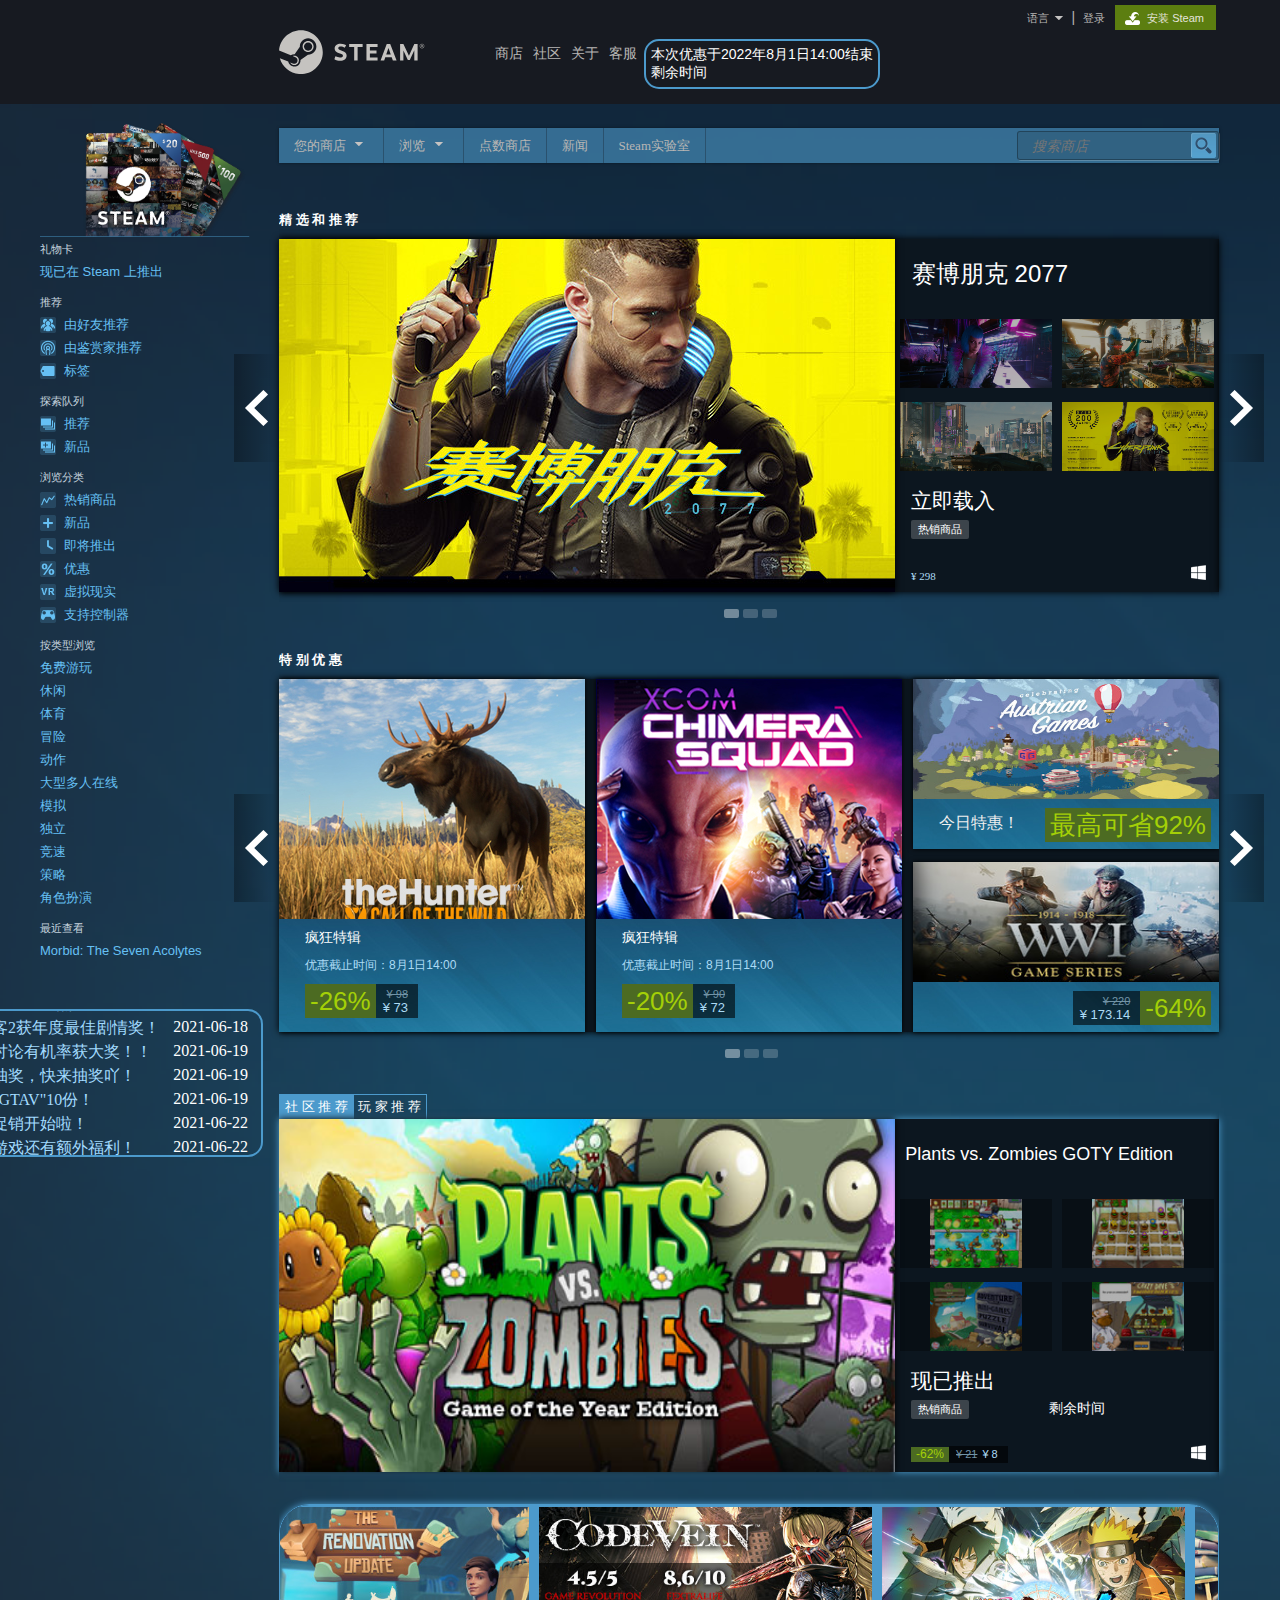
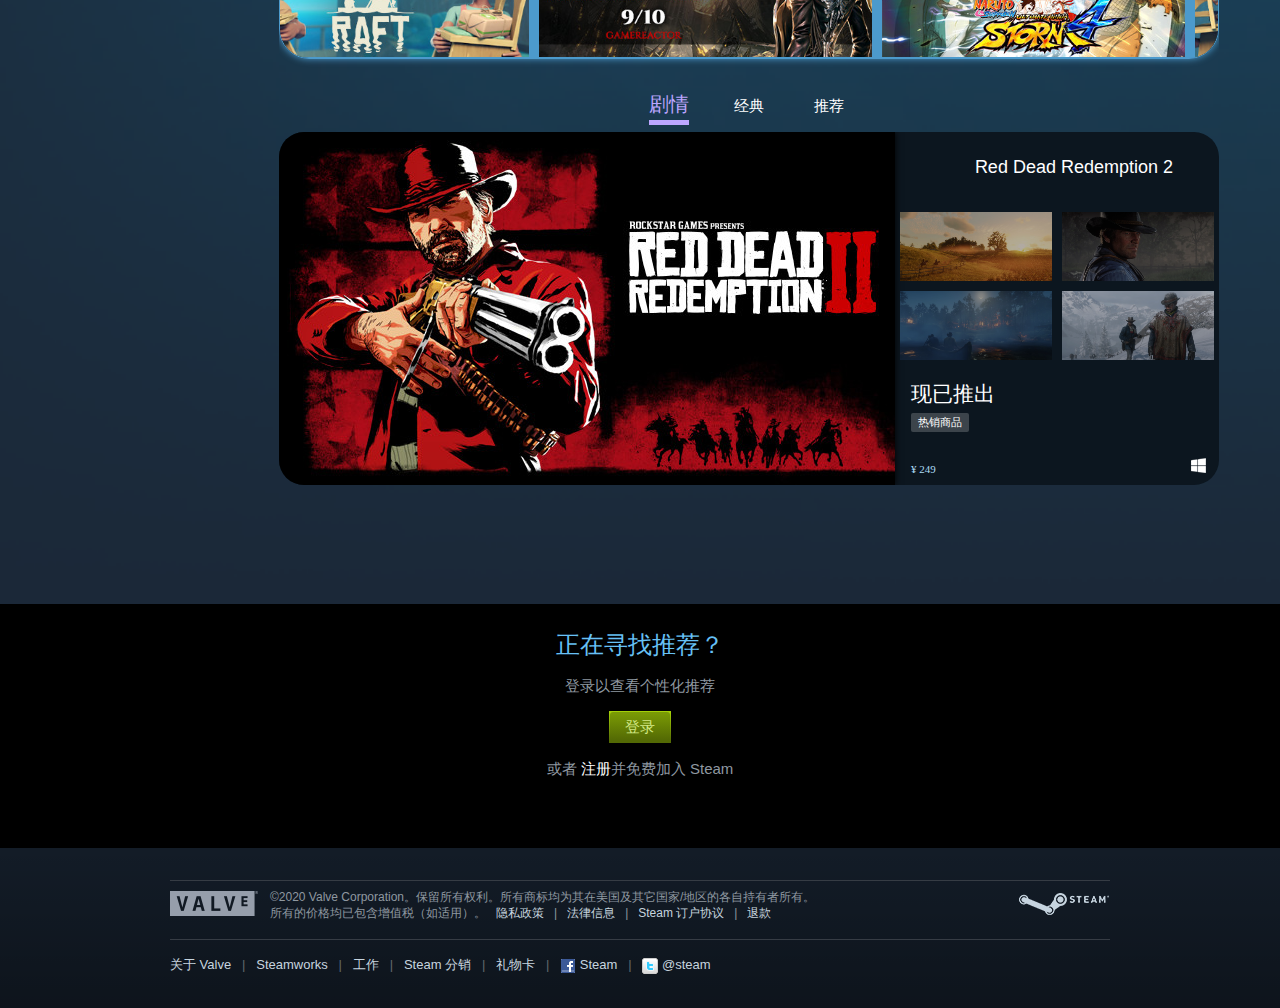
<file: index.html>
<!DOCTYPE html>
<html lang="en">

<head>
    <meta charset="UTF-8">
    <meta name="viewport" content="width=device-width, initial-scale=1.0">
    <title>欢迎来到steam</title>
    <link rel="stylesheet" href="css/style.css">
    <link rel="stylesheet" href="css/login.css">
    <link rel="stylesheet" href="css/register.css">
    <link rel="stylesheet" href="css/tab_min.css">
    <script src="js/jQuery/jquery-3.5.1.min.js"></script>
    <script src="js/script.js"></script>
    <script src="js/register.js"></script>
    <script src="js/userRegistLogin.js"></script>
    <script src="js/插件/unslider.min.js"></script>
    <script src="js/SeamlessRolling.js"></script>
    <script src="js/插件/tab.min.js"></script>
</head>

<body>

    <div class="login_close"><span class="iconfont">&#xe61a;</span></div>
    <div class="login_main_box">
        <div class="login_main">
            <form action="JAVASCRIPT:VOID(0);" method="POST">
                <div class="login_title">登&nbsp;录</div>
                <div class="login_row">
                    <div class="input_title">帐户名称</div>
                    <input class="input_text" type="text" name="username" id="login_username">
                </div>
                <div class="login_row">
                    <div class="input_title">密码</div>
                    <input class="input_text" type="password" name="password" id="login_password">
                </div>

                <div class="login_btn_ctn">
                    <input type="submit" value="登录" class="login_btn">
                    <a id="goto_regist" href="JAVASCRIPT:Register();">注&nbsp;&nbsp;册</a>
                </div>
            </form>
        </div>
    </div>


    <div class="r_main">
        <form action="JAVASCRIPT:VOID(0);" method="POST">
            <div class="r_title">注&nbsp;册</div>
            <span class="m_span">用户名：</span>
            <div class="m_input"><input class="input_text" id="regist_username" type="text"></div>
            <div class="m_tip n1">用户名有5-15位,由数字,字母和下划线组成(首位为字母或下划线)</div>

            <span class="m_span n2">登录密码：</span>
            <div class="m_input n2"><input class="input_text" id="regist_password" type="password"></div>
            <div class="m_tip n2 m_tip2">密码为6-20位,只能是数字,字母(不分大小写)和下划线任意两种</div>

            <span class="m_span n3">重复登录密码：</span>
            <div class="m_input n3"><input class="input_text" id="regist_rpassword" type="password"></div>
            <div class="m_tip n3">请再次输入密码</div>

            <span class="m_span n4">性别：</span>
            <div class="m_input n4"><input class="sex" name="sex" type="radio"><span>男</span><input class="sex" name="sex" type="radio"><span>女</span></div>
            <div class="m_tip n4">请选择性别(不能为空)</div>

            <span class="m_span n5">真实姓名：</span>
            <div class="m_input n5"><input class="input_text" id="name" type="text"></div>
            <div class="m_tip n5">请输入您的姓名(必须是中文名)</div>

            <span class="m_span n6">昵称：</span>
            <div class="m_input n6"><input class="input_text" id="nickname" type="text"></div>
            <div class="m_tip n6">请输入昵称(不能为空)</div>

            <span class="m_span n7">关联手机号：</span>
            <div class="m_input n7"><input class="input_text" id="tel" type="text"></div>
            <div class="m_tip n7">请输入关联手机号(不能为空)</div>

            <span class="m_span n8">保存邮箱：</span>
            <div class="m_input n8"><input class="input_text" id="mail" type="text"></div>
            <div class="m_tip n8">请输入邮箱(不能为空)</div>

            <span class="m_span n9">所在地区：</span><select class="m_input n9 input_text" id="province">
                <option>请选择省份</option>
            </select>
            <div class="m_tip n9">请选择省份和城市(不能为空)</div>

            <span class="m_span n10">城市：</span><select class="m_input n10 input_text" id="city">
                <option>请选择城市</option>
            </select>

            <div class="m_input n11">
                <input id="regist" class="m_submit" type="submit" value="注册">
                <a id="goto_login" href="JAVASCRIPT:Login();">登&nbsp;&nbsp;录</a>
            </div>

        </form>
    </div>


    <div class="login_bg"></div>
    <header>
        <div class="dailydeal_desc dailydeal_desc1">
            <div style="width: 270px;">本次优惠于2022年8月1日14:00结束</div>
            <div style="float: left;">剩余时间</div>
            <div class="dailydeal_countdown" style="float: left;"></div>
        </div>
        <div class="h-main">
            <div class="logo"></div>
            <ul class="h-daohang">
                <li class="a-shangd">
                    <a href="JAVASCRIPT:VOID(0);">商店</a>
                    <ul class="h-shangd">
                        <li><a href="JAVASCRIPT:VOID(0);">主页</a></li>
                        <li><a href="JAVASCRIPT:VOID(0);">探索队列</a></li>
                        <li><a href="JAVASCRIPT:VOID(0);">愿望单</a></li>
                        <li><a href="JAVASCRIPT:VOID(0);">点数商店</a></li>
                        <li><a href="JAVASCRIPT:VOID(0);">新闻</a></li>
                        <li><a href="JAVASCRIPT:VOID(0);">统计数据</a></li>
                    </ul>
                </li>
                <li class="a-sheq">
                    <a href="JAVASCRIPT:VOID(0);">社区</a>
                    <ul class="h-sheq">
                        <li><a href="JAVASCRIPT:VOID(0);">主页</a></li>
                        <li><a href="JAVASCRIPT:VOID(0);">讨论</a></li>
                        <li><a href="JAVASCRIPT:VOID(0);">创意工坊</a></li>
                        <li><a href="JAVASCRIPT:VOID(0);">市场</a></li>
                        <li><a href="JAVASCRIPT:VOID(0);">实况直播</a></li>
                    </ul>
                </li>
                <li><a href="JAVASCRIPT:VOID(0);">关于</a></li>
                <li><a href="JAVASCRIPT:VOID(0);">客服</a></li>
            </ul>
            <ul class="h-r-top">
                <li class="rt1">
                    <img src="images/btn_header_installsteam_download.png" alt="图片无法显示">
                    <a href="JAVASCRIPT:VOID(0);" class="rt1-a">&nbsp;安装 Steam&nbsp;</a>
                </li>
                <li class="rt2"><a href="JAVASCRIPT:Login();" class="rt2-a" id="login">登录</a></li>
                <li class="rt3">&nbsp;|&nbsp;</li>
                <li class="rt4">
                    <a href="JAVASCRIPT:VOID(0);" class="rt4-a">语言</a>
                    <div class="rt4-img"></div>
                    <ul class="rt4_menu">
                        <li><a class="rt4_menu_item" href="JAVASCRIPT:VOID(0);">繁體中文（繁体中文）</a></li>
                        <li><a class="rt4_menu_item" href="JAVASCRIPT:VOID(0);">日本語（日语）</a></li>
                        <li><a class="rt4_menu_item" href="JAVASCRIPT:VOID(0);">한국어（韩语）</a></li>
                        <li><a class="rt4_menu_item" href="JAVASCRIPT:VOID(0);">ไทย（泰语）</a></li>
                        <li><a class="rt4_menu_item" href="JAVASCRIPT:VOID(0);">български（保加利亚语）</a></li>
                        <li><a class="rt4_menu_item" href="JAVASCRIPT:VOID(0);">Čeština（捷克语）</a></li>
                        <li><a class="rt4_menu_item" href="JAVASCRIPT:VOID(0);">Dansk（丹麦语）</a></li>
                        <li><a class="rt4_menu_item" href="JAVASCRIPT:VOID(0);">Deutsch（德语）</a></li>
                        <li><a class="rt4_menu_item" href="JAVASCRIPT:VOID(0);">English（英语）</a></li>
                        <li><a class="rt4_menu_item" href="JAVASCRIPT:VOID(0);">Español-España（西班牙语 - 西班牙）</a></li>
                        <li><a class="rt4_menu_item" href="JAVASCRIPT:VOID(0);">Español - Latinoamérica（西班牙语-拉丁美洲）</a>
                        </li>
                        <li><a class="rt4_menu_item" href="JAVASCRIPT:VOID(0);">Ελληνικά（希腊语）</a></li>
                        <li><a class="rt4_menu_item" href="JAVASCRIPT:VOID(0);">Français（法语）</a></li>
                        <li><a class="rt4_menu_item" href="JAVASCRIPT:VOID(0);">Italiano（意大利语）</a></li>
                        <li><a class="rt4_menu_item" href="JAVASCRIPT:VOID(0);">Magyar（匈牙利语）</a></li>
                        <li><a class="rt4_menu_item" href="JAVASCRIPT:VOID(0);">Nederlands（荷兰语）</a></li>
                        <li><a class="rt4_menu_item" href="JAVASCRIPT:VOID(0);">帮助我们翻译 Steam</a></li>
                    </ul>
                </li>
                <li class="rt5" style="display: none;">&nbsp;|&nbsp;</li>
                <li class="rt6" style="display: none;">欢迎您&nbsp;<span></span>&nbsp;！</li>
            </ul>
        </div>
    </header>
    <div class="main">
        <a href="javascript:void();" id="login1"><span class="iconfont ico_top">&#xe76c;</span>顶部</a>
        <div class="m-nav">
            <ul class="m-nav-l">
                <li class="nav-shop">
                    <a href="JAVASCRIPT:VOID(0);">您的商店</a>
                    <img src="images/btn_arrow_down_padded.png" alt="图片无法显示">
                    <div class="nav_menu">
                        <a class="nav_menu_item" href="JAVASCRIPT:VOID(0);">
                            <p>主页</p>
                        </a>
                        <div class="hr"></div>
                        <a class="nav_menu_item" href="JAVASCRIPT:VOID(0);">
                            <p>社区推荐</p>
                        </a>
                        <a class="nav_menu_item" href="JAVASCRIPT:VOID(0);">
                            <p>最近已查看</p>
                        </a>
                        <a class="nav_menu_item" href="JAVASCRIPT:VOID(0);">
                            <p>Steam 鉴赏家</p>
                        </a>
                    </div>
                </li>
                <li class="nav-liu">
                    <a href="JAVASCRIPT:VOID(0);">浏览</a>
                    <img src="images/btn_arrow_down_padded.png" alt="图片无法显示">
                    <div class="nav_menu">
                        <a class="nav_menu_item" href="JAVASCRIPT:VOID(0);">
                            <p>免费游玩</p>
                        </a>
                        <a class="nav_menu_item" href="JAVASCRIPT:VOID(0);">
                            <p>抢先体验</p>
                        </a>
                        <a class="nav_menu_item" href="JAVASCRIPT:VOID(0);">
                            <p>试玩</p>
                        </a>
                        <a class="nav_menu_item" href="JAVASCRIPT:VOID(0);">
                            <p>支持控制器</p>
                        </a>
                        <a class="nav_menu_item" href="JAVASCRIPT:VOID(0);">
                            <p>网吧游戏</p>
                        </a>
                        <a class="nav_menu_item" href="JAVASCRIPT:VOID(0);">
                            <p>远程畅玩</p>
                        </a>
                    </div>
                </li>
                <li><a href="JAVASCRIPT:VOID(0);">点数商店</a></li>
                <li><a href="JAVASCRIPT:VOID(0);">新闻</a></li>
                <li><a href="JAVASCRIPT:VOID(0);">Steam实验室</a></li>
            </ul>
            <div class="nav-search">
                <form action="">
                    <div class="nav-searchbox">
                        <input type="text" placeholder="搜索商店">
                    </div>
                    <a href="JAVASCRIPT:VOID(0);" class="search-a">
                        <img src="images/blank.gif" alt="图片无法显示">
                    </a>
                </form>
            </div>
        </div>
        <div class="m-l">
            <img src="images/steamcards_promo_02.png" alt="图片无法显示">
            <div class="m-l-block">
                <div class="ml_header">
                    礼物卡
                </div>
                <div class="ml_items">
                    <a class="ml_item" href="JAVASCRIPT:VOID(0);">现已在 Steam 上推出</a>
                </div>
                <div class="ml_header">推荐</div>
                <div class="ml_items">
                    <a class="ml_item" href="JAVASCRIPT:VOID(0);"><span class="icon friends"></span> 由好友推荐</a>
                    <a class="ml_item" href="JAVASCRIPT:VOID(0);"><span class="icon curators"></span> 由鉴赏家推荐</a>
                    <a class="ml_item" href="JAVASCRIPT:VOID(0);"><span class="icon tags"></span> 标签</a>
                </div>

                <div class="ml_header pad">探索队列</div>
                <div class="ml_items">
                    <a class="ml_item" href="JAVASCRIPT:VOID(0);"><span class="icon queue"></span> 推荐</a>
                    <a class="ml_item" href="JAVASCRIPT:VOID(0);"><span class="icon queue_new"></span> 新品</a>
                </div>

                <div class="ml_header pad">浏览分类</div>
                <div class="ml_items">
                    <a class="ml_item" href="JAVASCRIPT:VOID(0);"><span class="icon top_sellers"></span> 热销商品</a>
                    <a class="ml_item" href="JAVASCRIPT:VOID(0);"><span class="icon recent"></span> 新品</a>
                    <a class="ml_item" href="JAVASCRIPT:VOID(0);"><span class="icon upcoming"></span> 即将推出</a>
                    <a class="ml_item" href="JAVASCRIPT:VOID(0);"><span class="icon discounts"></span> 优惠</a>
                    <a class="ml_item" href="JAVASCRIPT:VOID(0);"><span class="icon vr"></span> 虚拟现实</a>
                    <a class="ml_item" href="JAVASCRIPT:VOID(0);"><span class="icon controller"></span> 支持控制器</a>
                </div>
            </div>
            <div class="m-l-block">
                <div class="ml_header">按类型浏览</div>
                <div class="ml_items">
                    <a class="ml_item" href="JAVASCRIPT:VOID(0);">免费游玩</a>
                    <a class="ml_item" href="JAVASCRIPT:VOID(0);">休闲</a>
                    <a class="ml_item" href="JAVASCRIPT:VOID(0);">体育</a>
                    <a class="ml_item" href="JAVASCRIPT:VOID(0);">冒险</a>
                    <a class="ml_item" href="JAVASCRIPT:VOID(0);">动作</a>
                    <a class="ml_item" href="JAVASCRIPT:VOID(0);">大型多人在线</a>
                    <a class="ml_item" href="JAVASCRIPT:VOID(0);">模拟</a>
                    <a class="ml_item" href="JAVASCRIPT:VOID(0);">独立</a>
                    <a class="ml_item" href="JAVASCRIPT:VOID(0);">竞速</a>
                    <a class="ml_item" href="JAVASCRIPT:VOID(0);">策略</a>
                    <a class="ml_item" href="JAVASCRIPT:VOID(0);">角色扮演</a>

                </div>

                <div class="ml_header pad">最近查看</div>
                <div class="ml_items">
                    <a class="ml_item" href="JAVASCRIPT:VOID(0);">Morbid: The Seven Acolytes</a>
                </div>
            </div>



            <div id="mooc">
                <div id="moocBox">
                    <ul>
                        <li><a href="JAVASCRIPT:VOID(0);">赛博朋克2077正在热销！！</a><span>2021-06-18</span></li>
                        <li><a href="JAVASCRIPT:VOID(0);">荒野大镖客2获年度最佳剧情奖！</a><span>2021-06-18</span></li>
                        <li><a href="JAVASCRIPT:VOID(0);">参与社区讨论有机率获大奖！！</a><span>2021-06-19</span></li>
                        <li><a href="JAVASCRIPT:VOID(0);">社区开启抽奖，快来抽奖吖！</a><span>2021-06-19</span></li>
                        <li><a href="JAVASCRIPT:VOID(0);">今日送出"GTAV"10份！</a><span>2021-06-19</span></li>
                        <li><a href="JAVASCRIPT:VOID(0);">毕业季大促销开始啦！</a><span>2021-06-22</span></li>
                        <li><a href="JAVASCRIPT:VOID(0);">今日购买游戏还有额外福利！</a><span>2021-06-22</span></li>
                        <li><a href="JAVASCRIPT:VOID(0);">促销最高减92%！</a><span>2021-06-23</span></li>
                        <li><a href="JAVASCRIPT:VOID(0);">新手引导</a><span>2021-06-24</span></li>
                    </ul>
                </div>
            </div>

        </div>
        <div class="game-ltr Carousel1-nav c1l">
            <div class="game-ltr-img"></div>
        </div>
        <div class="game-rtr Carousel1-nav c1r">
            <div class="game-rtr-img"></div>
        </div>
        <div class="Carousel2-nav prev game-ltr c2l">
            <div class="game-ltr-img"></div>
        </div>
        <div class="Carousel2-nav next game-rtr c2r">
            <div class="game-rtr-img"></div>
        </div>
        <div class="game-thumbs thumbs1">
            <div class="activethumb"></div>
            <div></div>
            <div></div>
        </div>
        <div class="m-m1-1-main m-m1-1-main-bg shadow1"></div>
        <div class="m-m1-1-main m-m1-1-main-bg shadow2"></div>
        <div class="m-m1-1-main m-m1-1-main-bg shadow3"></div>
        <div class="m-m1">
            <h2 class="m-m1-h2 m-m1-h2-1">精 选 和 推 荐</h2>
            <div class="m-m1-1 Carousel1">
                <div class="m-m1-1-main item1">
                    <a href="JAVASCRIPT:VOID(0);" class="game-a"><img src="images/game.jpg" alt="图片无法显示" class="game-img"></a>
                    <div class="game-r">
                        <div class="game-name">赛博朋克 2077</div>
                    </div>
                    <div class="game-num">
                        <div class="game-num-2">
                            <div></div>
                        </div>
                        <div class="game-num-1">
                            <div></div>
                        </div>
                        <div class="game-num-4">
                            <div></div>
                        </div>
                        <div class="game-num-3">
                            <div></div>
                        </div>
                    </div>
                    <div class="game-reason">
                        <div class="game-reason-font">立即载入</div>
                        <div class="additional">
                            <div>热销商品</div>
                        </div>
                    </div>
                    <div class="game-money">¥ 298</div>
                    <div class="game-platforms">
                        <div class="game-platforms-img"></div>
                    </div>
                </div>


                <div class="m-m1-1-main item1">
                    <a href="JAVASCRIPT:VOID(0);" class="game-a"><img src="images/game2.jpg" alt="图片无法显示" class="game-img"></a>
                    <div class="game-r">
                        <div class="game-name game2">Red Dead Redemption 2</div>
                    </div>
                    <div class="game-num">
                        <div class="game1-num-2">
                            <div></div>
                        </div>
                        <div class="game1-num-1">
                            <div></div>
                        </div>
                        <div class="game1-num-4">
                            <div></div>
                        </div>
                        <div class="game1-num-3">
                            <div></div>
                        </div>
                    </div>
                    <div class="game-reason">
                        <div class="game-reason-font">现已推出</div>
                        <div class="additional">
                            <div>热销商品</div>
                        </div>
                    </div>
                    <div class="game-money">¥ 249</div>
                    <div class="game-platforms">
                        <div class="game-platforms-img"></div>
                    </div>
                </div>


                <div class="m-m1-1-main item1">
                    <a href="Plants/Plants.html" class="game-a"><img src="images/game3.jpg" alt="图片无法显示" class="game-img"></a>
                    <div class="game-r">
                        <div class="game-name game2">Plants vs. Zombies GOTY Edition</div>
                    </div>
                    <div class="game-num">
                        <div class="game2-num-2">
                            <div></div>
                        </div>
                        <div class="game2-num-1">
                            <div></div>
                        </div>
                        <div class="game2-num-4">
                            <div></div>
                        </div>
                        <div class="game2-num-3">
                            <div></div>
                        </div>
                    </div>
                    <div class="game-reason">
                        <div class="game-reason-font">现已推出</div>
                        <div class="additional">
                            <div>热销商品</div>
                        </div>
                    </div>
                    <div class="m-spotlight_price game2-price">
                        <div class="discount_pct game2-pct">-62%</div>
                        <div class="discount_prices game2-discount_prices">
                            <div class="discount_original_price game2-discount_original_price">¥ 21</div>
                            <div class="discount_final_price game2-discount_final_price">¥ 8</div>
                        </div>
                    </div>
                    <div class="game-platforms">
                        <div class="game-platforms-img"></div>
                    </div>

                </div>
            </div>



            <h2 class="m-m1-h2 m-m1-h2-2">特 别 优 惠</h2>
            <div class="m-m1-1 Carousel2" id="b04" style="width: 955px;">
                <ul>
                    <li class="m-m1-2-main item2">
                        <div class="m-m1-2-game">
                            <img src="images/spotlight_image_english (2).jpg" alt="图片无法显示">
                            <div class="m-m1-2-game-money">
                                <div class="game-money-d">
                                    <h2>疯狂特辑</h2>
                                    <div class="m-spotlight_body">优惠截止时间：8月1日14:00</div>
                                    <div class="m-spotlight_price">
                                        <div class="discount_pct">-26%</div>
                                        <div class="discount_prices">
                                            <div class="discount_original_price">¥ 98</div>
                                            <div class="discount_final_price">¥ 73</div>
                                        </div>
                                    </div>
                                </div>
                            </div>
                        </div>
                        <div class="m-m1-2-game">
                            <img src="images/spotlight_image_english (3).jpg" alt="图片无法显示">
                            <div class="m-m1-2-game-money">
                                <div class="game-money-d">
                                    <h2>疯狂特辑</h2>
                                    <div class="m-spotlight_body">优惠截止时间：8月1日14:00</div>
                                    <div class="m-spotlight_price">
                                        <div class="discount_pct">-20%</div>
                                        <div class="discount_prices">
                                            <div class="discount_original_price">¥ 90</div>
                                            <div class="discount_final_price">¥ 72</div>
                                        </div>
                                    </div>
                                </div>
                            </div>
                        </div>
                        <div class="m-m1-3-game">
                            <img src="images/header.jpg" style="width: 100%;height: 120px;" alt="图片无法显示">
                            <div class="m-m1-2-game-money money">
                                <div class="game-money-d">
                                    <div style="float: left;margin-top: 6px;color: #eee;">今日特惠！</div>
                                    <div class="m-spotlight_price m-spotlight-1">
                                        <div class="discount_pct discount_pct2">最高可省92%</div>
                                    </div>
                                </div>
                            </div>
                        </div>
                        <div class="m-m1-3-game">
                            <img src="images/header_292x136.jpg" style="width: 100%;height: 120px;" alt="图片无法显示">
                            <div class="m-m1-2-game-money money">
                                <div class="game-money-d">
                                    <div class="m-spotlight_price m-spotlight-1">
                                        <div class="discount_pct discount_pct2">-64%</div>
                                        <div class="discount_prices discount_prices2">
                                            <div class="discount_original_price">¥ 220</div>
                                            <div class="discount_final_price">¥ 173.14</div>
                                        </div>
                                    </div>
                                </div>
                            </div>
                        </div>
                    </li>
                    <li class="m-m1-2-main item2">
                        <div class="m-m1-2-game">
                            <img src="images/spotlight_image_english.jpg" alt="图片无法显示">
                            <div class="m-m1-2-game-money">
                                <div class="game-money-d">
                                    <h2>疯狂特辑</h2>
                                    <div class="m-spotlight_body">优惠截止时间：8月1日14:00</div>
                                    <div class="m-spotlight_price">
                                        <div class="discount_pct">-26%</div>
                                        <div class="discount_prices">
                                            <div class="discount_original_price">¥ 98</div>
                                            <div class="discount_final_price">¥ 73</div>
                                        </div>
                                    </div>
                                </div>
                            </div>
                        </div>
                        <div class="m-m1-2-game">
                            <img src="images/spotlight_image_english (1).jpg" alt="图片无法显示">
                            <div class="m-m1-2-game-money">
                                <div class="game-money-d">
                                    <h2>疯狂特辑</h2>
                                    <div class="m-spotlight_body">优惠截止时间：8月1日14:00</div>
                                    <div class="m-spotlight_price">
                                        <div class="discount_pct">-20%</div>
                                        <div class="discount_prices">
                                            <div class="discount_original_price">¥ 90</div>
                                            <div class="discount_final_price">¥ 72</div>
                                        </div>
                                    </div>
                                </div>
                            </div>
                        </div>
                        <div class="m-m1-2-game">
                            <img src="images/spotlight_image_schinese.png" alt="图片无法显示">
                            <div class="m-m1-2-game-money">
                                <div class="game-money-d">
                                    <h2>疯狂特辑</h2>
                                    <div class="m-spotlight_body">优惠截止时间：8月1日14:00</div>
                                    <div class="m-spotlight_price">
                                        <div class="discount_pct">-20%</div>
                                        <div class="discount_prices">
                                            <div class="discount_original_price">¥ 99</div>
                                            <div class="discount_final_price">¥ 79</div>
                                        </div>
                                    </div>
                                </div>
                            </div>
                        </div>
                    </li>


                    <li class="m-m1-2-main item2">
                        <div class="m-m1-3-game">
                            <img src="images/header1.jpg" style="width: 100%;height: 120px;" alt="图片无法显示">
                            <div class="m-m1-2-game-money money">
                                <div class="game-money-d">
                                    <div class="m-spotlight_price m-spotlight-1">
                                        <div class="discount_pct discount_pct2">-75%</div>
                                        <div class="discount_prices discount_prices2">
                                            <div class="discount_original_price">¥ 398</div>
                                            <div class="discount_final_price">¥ 99</div>
                                        </div>
                                    </div>
                                </div>
                            </div>
                        </div>
                        <div class="m-m1-3-game">
                            <img src="images/header2.jpg" style="width: 100%;height: 120px;" alt="图片无法显示">
                            <div class="m-m1-2-game-money money">
                                <div class="game-money-d">
                                    <div class="m-spotlight_price m-spotlight-1">
                                        <div class="discount_pct discount_pct2">-70%</div>
                                        <div class="discount_prices discount_prices2">
                                            <div class="discount_original_price">¥ 298</div>
                                            <div class="discount_final_price">¥ 89</div>
                                        </div>
                                    </div>
                                </div>
                            </div>
                        </div>
                        <div class="m-m1-3-game">
                            <img src="images/header3.jpg" style="width: 100%;height: 120px;" alt="图片无法显示">
                            <div class="m-m1-2-game-money money">
                                <div class="game-money-d">
                                    <div class="m-spotlight_price m-spotlight-1">
                                        <div class="discount_pct discount_pct2">-21%</div>
                                        <div class="discount_prices discount_prices2">
                                            <div class="discount_original_price">¥ 42</div>
                                            <div class="discount_final_price">¥ 33</div>
                                        </div>
                                    </div>
                                </div>
                            </div>
                        </div>
                        <div class="m-m1-3-game">
                            <img src="images/header4.jpg" style="width: 100%;height: 120px;" alt="图片无法显示">
                            <div class="m-m1-2-game-money money">
                                <div class="game-money-d">
                                    <div class="m-spotlight_price m-spotlight-1">
                                        <div class="discount_pct discount_pct2">-75%</div>
                                        <div class="discount_prices discount_prices2">
                                            <div class="discount_original_price">¥ 268</div>
                                            <div class="discount_final_price">¥ 67</div>
                                        </div>
                                    </div>
                                </div>
                            </div>
                        </div>
                        <div class="m-m1-3-game">
                            <img src="images/header5.jpg" style="width: 100%;height: 120px;" alt="图片无法显示">
                            <div class="m-m1-2-game-money money">
                                <div class="game-money-d">
                                    <div class="m-spotlight_price m-spotlight-1">
                                        <div class="discount_pct discount_pct2">-67%</div>
                                        <div class="discount_prices discount_prices2">
                                            <div class="discount_original_price">¥ 298</div>
                                            <div class="discount_final_price">¥ 98</div>
                                        </div>
                                    </div>
                                </div>
                            </div>
                        </div>
                        <div class="m-m1-3-game">
                            <img src="images/header6.jpg" style="width: 100%;height: 120px;" alt="图片无法显示">
                            <div class="m-m1-2-game-money money">
                                <div class="game-money-d">
                                    <div class="m-spotlight_price m-spotlight-1">
                                        <div class="discount_pct discount_pct2">-50%</div>
                                        <div class="discount_prices discount_prices2">
                                            <div class="discount_original_price">¥ 249</div>
                                            <div class="discount_final_price">¥ 124.50</div>
                                        </div>
                                    </div>
                                </div>
                            </div>
                        </div>
                    </li>
                </ul>
            </div>

            <div class="m-m1-h2 m-m1-h2-3 m-m1-h2-3-1">
                社 区 推 荐
            </div>
            <div class="m-m1-h2 m-m1-h2-3 m-m1-h2-3-2">
                玩 家 推 荐
            </div>
            <div class="m-m1-1 Carousel3">

                <div class="m-m1-1-main Carousel3-1">
                    <a href="Plants/Plants.html" class="game-a"><img src="images/game3.jpg" alt="图片无法显示" class="game-img"></a>
                    <div class="game-r">
                        <div class="game-name game2">Plants vs. Zombies GOTY Edition</div>
                    </div>
                    <div class="game-num">
                        <div class="game2-num-2">
                            <div></div>
                        </div>
                        <div class="game2-num-1">
                            <div></div>
                        </div>
                        <div class="game2-num-4">
                            <div></div>
                        </div>
                        <div class="game2-num-3">
                            <div></div>
                        </div>
                    </div>
                    <div class="game-reason">
                        <div class="game-reason-font">现已推出</div>
                        <div class="additional">
                            <div>热销商品</div>
                        </div>
                    </div>
                    <div class="dailydeal_desc">
                        <div style="float: left;">剩余时间</div>
                        <div class="dailydeal_countdown" style="float: left;"></div>
                    </div>
                    <div class="m-spotlight_price game2-price">
                        <div class="discount_pct game2-pct">-62%</div>
                        <div class="discount_prices game2-discount_prices">
                            <div class="discount_original_price game2-discount_original_price">¥ 21</div>
                            <div class="discount_final_price game2-discount_final_price">¥ 8</div>
                        </div>
                    </div>
                    <div class="game-platforms">
                        <div class="game-platforms-img"></div>
                    </div>
                </div>

                <div class="m-m1-1-main Carousel3-2">
                    <a href="JAVASCRIPT:VOID(0);" class="game-a"><img src="images/game.jpg" alt="图片无法显示" class="game-img"></a>
                    <div class="game-r">
                        <div class="game-name">赛博朋克 2077</div>
                    </div>
                    <div class="game-num">
                        <div class="game-num-2">
                            <div></div>
                        </div>
                        <div class="game-num-1">
                            <div></div>
                        </div>
                        <div class="game-num-4">
                            <div></div>
                        </div>
                        <div class="game-num-3">
                            <div></div>
                        </div>
                    </div>
                    <div class="game-reason">
                        <div class="game-reason-font">立即载入</div>
                        <div class="additional">
                            <div>热销商品</div>
                        </div>
                    </div>
                    <div class="game-money">¥ 298</div>
                    <div class="game-platforms">
                        <div class="game-platforms-img"></div>
                    </div>
                </div>
            </div>




            <div class="rowa">
                <div class="boxa" id="boxa">
                    <div class="boxa1" id="boxa1">
                        <img src="images/lunbo_1.jpg" width="200px" height="150px" />
                        <img src="images/lunbo_2.jpg" width="200px" height="150px" />
                        <img src="images/lunbo_3.jpg" width="200px" height="150px" />

                    </div>
                    <div class="boxa2" id="boxa2">
                        <img src="images/lunbo_1.jpg" width="200px" height="150px" />
                        <img src="images/lunbo_2.jpg" width="200px" height="150px" />
                        <img src="images/lunbo_3.jpg" width="200px" height="150px" />
                    </div>
                </div>
            </div>


            <div class="tab_min_box">
                <div class="desc desc-list">

                    <div class="industry first active">
                        <span>剧情</span>
                    </div>

                    <div class="industry">
                        <span>经典</span>
                    </div>

                    <div class="industry">
                        <span>推荐</span>
                    </div>

                </div>
                <div class="case-container">

                    <div class="case-panel tab-1 active">
                        <div class="m-m1-1-main">
                            <a href="JAVASCRIPT:VOID(0);" class="game-a"><img src="images/game2.jpg" alt="图片无法显示" class="game-img"></a>
                            <div class="game-r">
                                <div class="game-name game2">Red Dead Redemption 2</div>
                            </div>
                            <div class="game-num">
                                <div class="game1-num-2">
                                    <div></div>
                                </div>
                                <div class="game1-num-1">
                                    <div></div>
                                </div>
                                <div class="game1-num-4">
                                    <div></div>
                                </div>
                                <div class="game1-num-3">
                                    <div></div>
                                </div>
                            </div>
                            <div class="game-reason">
                                <div class="game-reason-font">现已推出</div>
                                <div class="additional">
                                    <div>热销商品</div>
                                </div>
                            </div>
                            <div class="game-money">¥ 249</div>
                            <div class="game-platforms">
                                <div class="game-platforms-img"></div>
                            </div>
                        </div>

                    </div>

                    <div class="case-panel tab-2">

                        <div class="m-m1-1-main">
                            <a href="Plants/Plants.html" class="game-a"><img src="images/game3.jpg" alt="图片无法显示" class="game-img"></a>
                            <div class="game-r">
                                <div class="game-name game2">Plants vs. Zombies GOTY Edition</div>
                            </div>
                            <div class="game-num">
                                <div class="game2-num-2">
                                    <div></div>
                                </div>
                                <div class="game2-num-1">
                                    <div></div>
                                </div>
                                <div class="game2-num-4">
                                    <div></div>
                                </div>
                                <div class="game2-num-3">
                                    <div></div>
                                </div>
                            </div>
                            <div class="game-reason">
                                <div class="game-reason-font">现已推出</div>
                                <div class="additional">
                                    <div>热销商品</div>
                                </div>
                            </div>
                            <div class="m-spotlight_price game2-price">
                                <div class="discount_pct game2-pct">-62%</div>
                                <div class="discount_prices game2-discount_prices">
                                    <div class="discount_original_price game2-discount_original_price">¥ 21</div>
                                    <div class="discount_final_price game2-discount_final_price">¥ 8</div>
                                </div>
                            </div>
                            <div class="game-platforms">
                                <div class="game-platforms-img"></div>
                            </div>

                        </div>
                    </div>

                    <div class="case-panel tab-3">
                        <div class="m-m1-2-main">
                            <div class="m-m1-3-game">
                                <img src="images/header1.jpg" style="width: 100%;height: 120px;" alt="图片无法显示">
                                <div class="m-m1-2-game-money money">
                                    <div class="game-money-d">
                                        <div class="m-spotlight_price m-spotlight-1">
                                            <div class="discount_pct discount_pct2">-75%</div>
                                            <div class="discount_prices discount_prices2">
                                                <div class="discount_original_price">¥ 398</div>
                                                <div class="discount_final_price">¥ 99</div>
                                            </div>
                                        </div>
                                    </div>
                                </div>
                            </div>
                            <div class="m-m1-3-game">
                                <img src="images/header2.jpg" style="width: 100%;height: 120px;" alt="图片无法显示">
                                <div class="m-m1-2-game-money money">
                                    <div class="game-money-d">
                                        <div class="m-spotlight_price m-spotlight-1">
                                            <div class="discount_pct discount_pct2">-70%</div>
                                            <div class="discount_prices discount_prices2">
                                                <div class="discount_original_price">¥ 298</div>
                                                <div class="discount_final_price">¥ 89</div>
                                            </div>
                                        </div>
                                    </div>
                                </div>
                            </div>
                            <div class="m-m1-3-game">
                                <img src="images/header3.jpg" style="width: 100%;height: 120px;" alt="图片无法显示">
                                <div class="m-m1-2-game-money money">
                                    <div class="game-money-d">
                                        <div class="m-spotlight_price m-spotlight-1">
                                            <div class="discount_pct discount_pct2">-21%</div>
                                            <div class="discount_prices discount_prices2">
                                                <div class="discount_original_price">¥ 42</div>
                                                <div class="discount_final_price">¥ 33</div>
                                            </div>
                                        </div>
                                    </div>
                                </div>
                            </div>
                            <div class="m-m1-3-game">
                                <img src="images/header4.jpg" style="width: 100%;height: 120px;" alt="图片无法显示">
                                <div class="m-m1-2-game-money money">
                                    <div class="game-money-d">
                                        <div class="m-spotlight_price m-spotlight-1">
                                            <div class="discount_pct discount_pct2">-75%</div>
                                            <div class="discount_prices discount_prices2">
                                                <div class="discount_original_price">¥ 268</div>
                                                <div class="discount_final_price">¥ 67</div>
                                            </div>
                                        </div>
                                    </div>
                                </div>
                            </div>
                            <div class="m-m1-3-game">
                                <img src="images/header5.jpg" style="width: 100%;height: 120px;" alt="图片无法显示">
                                <div class="m-m1-2-game-money money">
                                    <div class="game-money-d">
                                        <div class="m-spotlight_price m-spotlight-1">
                                            <div class="discount_pct discount_pct2">-67%</div>
                                            <div class="discount_prices discount_prices2">
                                                <div class="discount_original_price">¥ 298</div>
                                                <div class="discount_final_price">¥ 98</div>
                                            </div>
                                        </div>
                                    </div>
                                </div>
                            </div>
                            <div class="m-m1-3-game">
                                <img src="images/header6.jpg" style="width: 100%;height: 120px;" alt="图片无法显示">
                                <div class="m-m1-2-game-money money">
                                    <div class="game-money-d">
                                        <div class="m-spotlight_price m-spotlight-1">
                                            <div class="discount_pct discount_pct2">-50%</div>
                                            <div class="discount_prices discount_prices2">
                                                <div class="discount_original_price">¥ 249</div>
                                                <div class="discount_final_price">¥ 124.50</div>
                                            </div>
                                        </div>
                                    </div>
                                </div>
                            </div>
                        </div>
                    </div>

                    
                </div>
            </div>



        </div>
    </div>
    <footer>
        <div class="f-t">
            <div class="f-t-page">
                <div class="f-t-title">
                    <span>正在寻找推荐？</span>
                </div>
            </div>
            <div class="f-t-page">
                <div class="f-t-page-2">
                    <p>登录以查看个性化推荐</p>
                    <div class="f-t-page-2-btn">
                        <a class="f-t-page-2-btn-a" href="JAVASCRIPT:Login();" id="login2">
                            <span>登录</span>
                        </a>
                        <br>
                        <br> 或者
                        <a href="JAVASCRIPT:Register();" id="login3">注册</a>并免费加入 Steam
                    </div>
                </div>
            </div>
        </div>


        <div class="small_footer">
            <div class="footer_content">

                <div class="rule"></div>
                <div class="footer_logo_steam">
                    <img src="images/logo_steam_footer.png" alt="图片无法显示">
                </div>

                <div class="footer_logo">
                    <a href="JAVASCRIPT:VOID(0);" target="_blank" rel="noreferrer">
                        <img src="images/footerLogo_valve_new.png" alt="图片无法显示">
                    </a>
                </div>
                <div class="footer_text">
                    <div>©2020 Valve Corporation。保留所有权利。所有商标均为其在美国及其它国家/地区的各自持有者所有。</div>
                    <div>
                        所有的价格均已包含增值税（如适用）。&nbsp;&nbsp;
                        <a href="JAVASCRIPT:VOID(0);">隐私政策</a> &nbsp; | &nbsp;
                        <a href="JAVASCRIPT:VOID(0);">法律信息</a> &nbsp; | &nbsp;
                        <a href="JAVASCRIPT:VOID(0);">Steam 订户协议</a> &nbsp; | &nbsp;
                        <a href="JAVASCRIPT:VOID(0);">退款</a>

                    </div>
                </div>
                <div style="clear: left;"></div>
                <br>
                <div class="rule"></div>
                <div class="valve_links">
                    <a href="JAVASCRIPT:VOID(0);">关于 Valve</a> &nbsp; | &nbsp;
                    <a href="JAVASCRIPT:VOID(0);">Steamworks</a> &nbsp; | &nbsp;
                    <a href="JAVASCRIPT:VOID(0);">工作</a> &nbsp; | &nbsp;
                    <a href="JAVASCRIPT:VOID(0);">Steam 分销</a> &nbsp; | &nbsp;
                    <a href="JAVASCRIPT:VOID(0);">礼物卡</a> &nbsp; | &nbsp;
                    <a href="JAVASCRIPT:VOID(0);"><img src="images/ico_facebook.gif"> Steam</a>
                    &nbsp; | &nbsp;
                    <a href="JAVASCRIPT:VOID(0);"><img src="images/ico_twitter.gif"> @steam</a>
                </div>

            </div>
        </div>
    </footer>

</body>

</html>
</file>
<file: css/style.css>
* {
    padding: 0;
    margin: 0;
}

a {
    text-decoration: none;
    color: #fff;
}

ul {
    list-style-type: none;
}

body {
    background-color: #1b2838;
}

header {
    position: relative;
    background-color: #171a21;
    height: 104px;
    font-family: "Motiva Sans", Sans-serif;
    font-size: 14px;
    z-index: 100;
}

#login1 {
    display: none;
    width: 60px;
    height: 60px;
    line-height: 40px;
    text-align: center;
    font-size: 18px;
    position: fixed;
    right: 10px;
    bottom: 10px;
    border: solid 1px #ccc;
    border-radius: 10px;
    color: #ccc;
}

#login1:hover {
    color: #000;
    background-color: #eee
}

.h-main {
    position: relative;
    /* left: 330px; */
    left: 50%;
    width: 940px;
    margin-left: -361px;
    height: 104px;
    /* margin: 0 auto; */
}

.h-main .logo {
    float: left;
    margin-top: 30px;
    margin-right: 40px;
    width: 176px;
    height: 44px;
    background: url(../images/logo_steam.svg) no-repeat center top;
    background-size: cover;
}

.h-shangd,
.h-sheq {
    display: none;
    margin-top: 6px;
    width: 28px;
}

.h-shangd li {
    width: 84px;
    height: 28px;
    line-height: 28px;
    background-color: #171a21;
    padding-left: 15px;
    padding-bottom: 6px;
    box-shadow: 3px 3px 5px -3px #000;
    font-size: 12px;
}

.h-shangd li a:hover {
    color: #fff;
}

.h-sheq li {
    width: 84px;
    height: 28px;
    line-height: 28px;
    background-color: #171a21;
    padding-left: 15px;
    padding-bottom: 6px;
    box-shadow: 3px 3px 5px -3px #000;
    font-size: 12px;
}

.h-sheq li a:hover {
    color: #fff;
}

.h-daohang>li {
    float: left;
    margin-top: 45px;
    margin-right: 10px;
}

.h-daohang>li a {
    color: #b8b6b4;
}

.h-daohang>li a:hover {
    color: #fff;
}

.h-daohang .a-shangd:hover .h-shangd {
    display: block;
}

.h-daohang .a-sheq:hover .h-sheq {
    display: block;
}

.h-r-top {
    position: absolute;
    right: 0;
    top: 0;
    margin-top: 5px;
    width: 500px;
    height: 21px;
    line-height: 24px;
    margin-right: 3px;
}

.rt1 {
    float: right;
    padding: 0px 9px 0px 10px;
    background-color: #5c7e10;
}

.rt1 img {
    vertical-align: middle;
}

.rt1 a {
    color: #e5e4dc;
    font-size: 11px;
}

.rt3 {
    float: right;
    color: #b8b6b4;
}

.rt2 {
    float: right;
    padding: 0px 10px 0px 4px;
}

.rt2 a {
    color: #b8b6b4;
    font-size: 11px;
}

.rt4 {
    float: right;
}

.rt4-a {
    float: left;
    padding-left: 4px;
    padding-top: 1px;
    color: #b8b6b4;
    font-size: 11px;
}

.rt4-img {
    float: right;
    width: 19px;
    height: 12px;
    margin-top: 7px;
    background: url(../images/btn_arrow_down_padded.png) no-repeat;
}

.rt4_menu {
    position: absolute;
    width: 250px;
    top: 27px;
    border: 1px solid #171a21;
    background-color: #171a21;
    box-shadow: 0 0 12px #000000;
    display: none;
}

.rt4_menu_item {
    float: left;
    padding: 5px 12px;
    text-transform: none;
    font-family: Motiva Sans, Arial, Helvectica, Verdana, sans-serif;
    font-size: 12px;
    text-align: left;
    color: #b8b6b4;
}

.rt4_menu_item:hover {
    color: #fff;
}

.rt5 {
    float: right;
    color: #b8b6b4;
}

.rt6 {
    float: right;
    padding: 1px 4px 0px 10px;
    color: #b8b6b4;
    font-size: 11px;
}

.rt4-a:hover,
.rt2-a:hover,
.rt1-a:hover {
    color: #fff;
}

.main {
    position: relative;
    z-index: 1;
    background: url(../images/colored_body_top2.png) no-repeat center top #1b2838;
    background-position: -400px 0px;
    background-size: cover;
}

.m-nav {
    position: absolute;
    /* left: 350px; */
    left: 50%;
    right: 0;
    top: 24px;
    width: 940px;
    margin-left: -361px;
    height: 35px;
    /* margin: 7px auto; */
    background: rgba( 62, 126, 167, 0.8);
    box-shadow: 0 0 3px rgba( 0, 0, 0, 0.4);
    z-index: 2;
}

.m-nav li {
    float: left;
    height: 35px;
    line-height: 35px;
    padding: 0 15px;
    font-size: 13px;
    border-right: 1px solid rgba( 16, 21, 25, 0.3);
}

.m-nav li a {
    color: #b8b6b4;
}

.m-nav li:hover {
    background: linear-gradient( to bottom, #e3eaef 5%, #c7d5e0 95%);
}

.m-nav li:hover a {
    color: #000;
}

.nav-shop:hover .nav_menu {
    display: block;
}

.nav-liu:hover .nav_menu {
    display: block;
}

.nav_menu {
    position: absolute;
    margin-left: -15px;
    background-color: #c7d5e0;
    padding: 8px 5px 8px 5px;
    box-shadow: 0 0 12px #000000;
    display: none;
    z-index: 3;
}

.nav_menu .hr {
    height: 1px;
    margin: 5px 10px 5px 10px;
    background-color: #fff;
}

.nav_menu_item {
    display: block;
    padding: 0 12px;
    text-transform: none;
    font-family: Motiva Sans, Arial, Helvectica, Verdana, sans-serif;
    font-size: 12px;
    text-align: left;
    color: #000;
}

.nav_menu_item:hover {
    background-color: #212d3d;
}

.nav_menu_item:hover p {
    color: #fff;
}

.nav-search {
    float: right;
}

.nav-searchbox {
    background-color: #316282;
    border-radius: 3px;
    border: 1px solid rgba( 0, 0, 0, 0.3);
    box-shadow: 1px 1px 0px rgba( 255, 255, 255, 0.2);
    color: #fff;
    margin-top: 3px;
    margin-bottom: 0px;
    height: 27px;
    padding: 0px 6px;
}

.nav-searchbox:hover {
    background-image: none;
    border: 1px solid #4c9acc;
    box-shadow: 1px 1px 0px rgba( 255, 255, 255, 0.0);
}

.nav-searchbox input {
    border: none;
    background-color: transparent;
    margin-top: 2px;
    margin-left: 8px;
    width: 180px;
    outline: none;
    line-height: 26px;
    color: #0e1c25;
    font-size: 14px;
    margin-top: 1px;
    font-family: "Motiva Sans", Sans-serif;
    font-style: italic;
    font-weight: 300;
}

.search-a img {
    width: 25px;
    height: 25px;
    position: absolute;
    top: 5px;
    right: 3px;
    background-image: url(../images/search_icon_btn.png);
}

.m-l {
    position: absolute;
    /* left: 115px; */
    left: 50%;
    margin-left: -600px;
    top: 17px;
    width: 210px;
    z-index: 4;
    /* height: 1000px; */
    /* margin: 7px auto; */
}

.m-l img {
    width: 210px;
    height: 116px;
}

.ml_header {
    color: #c6d4df;
    font-size: 11px;
    line-height: 16px;
}

.ml_items {
    margin-bottom: 14px;
}

.ml_item {
    color: #66c0f4;
    display: block;
    font-size: 13px;
    font-family: "Motiva Sans", Sans-serif;
    line-height: 16px;
    margin: 7px 0;
}

.icon.friends {
    /* background-image: url(../store_menu_icons.png); */
    background-image: url(../images/store_menu_icons.png);
    width: 16px;
    height: 16px;
    display: inline-block;
    vertical-align: top;
    margin-right: 4px;
}

.icon.curators {
    background-image: url(../images/store_menu_icons.png);
    width: 16px;
    height: 16px;
    display: inline-block;
    vertical-align: top;
    margin-right: 4px;
    background-position: -16px 0px;
}

.icon.tags {
    background-image: url(../images/store_menu_icons.png);
    width: 16px;
    height: 16px;
    display: inline-block;
    vertical-align: top;
    margin-right: 4px;
    background-position: -32px 0px;
}

.icon.queue {
    background-image: url(../images/store_menu_icons.png);
    width: 16px;
    height: 16px;
    display: inline-block;
    vertical-align: top;
    margin-right: 4px;
    background-position: -48px 0px;
}

.icon.queue_new {
    background-image: url(../images/store_menu_icons.png);
    width: 16px;
    height: 16px;
    display: inline-block;
    vertical-align: top;
    margin-right: 4px;
    background-position: -64px 0px;
}

.icon.top_sellers {
    background-image: url(../images/store_menu_icons.png);
    width: 16px;
    height: 16px;
    display: inline-block;
    vertical-align: top;
    margin-right: 4px;
    background-position: -80px 0px;
}

.icon.recent {
    background-image: url(../images/store_menu_icons.png);
    width: 16px;
    height: 16px;
    display: inline-block;
    vertical-align: top;
    margin-right: 4px;
    background-position: -112px 0px;
}

.icon.upcoming {
    background-image: url(../images/store_menu_icons.png);
    width: 16px;
    height: 16px;
    display: inline-block;
    vertical-align: top;
    margin-right: 4px;
    background-position: -128px 0px;
}

.icon.discounts {
    background-image: url(../images/store_menu_icons.png);
    width: 16px;
    height: 16px;
    display: inline-block;
    vertical-align: top;
    margin-right: 4px;
    background-position: -144px 0px;
}

.icon.vr {
    background-image: url(../images/store_menu_icons.png);
    width: 16px;
    height: 16px;
    display: inline-block;
    vertical-align: top;
    margin-right: 4px;
    background-position: -160px 0px;
}

.icon.controller {
    background-image: url(../images/store_menu_icons.png);
    width: 16px;
    height: 16px;
    display: inline-block;
    vertical-align: top;
    margin-right: 4px;
    background-position: -176px 0px;
}

.ml_item:hover {
    color: white;
}

.m-m1 {
    position: relative;
    width: 940px;
    overflow: hidden;
    left: 50%;
    margin-left: -361px;
    height: 2100px;
    z-index: 1;
}

.m-m1-1 {
    position: absolute;
    top: 135px;
    width: 3000px;
    height: 353px;
    z-index: 2;
    /* left: 50%;
    margin-left: -361px; */
}

.Carousel2 {
    top: 575px;
    overflow: visible !important;
}

.Carousel3 {
    top: 1015px;
}

.m-m1-1-main {
    /* position: absolute; */
    position: relative;
    float: left;
    width: 940px;
    height: 353px;
    background-color: #0c161f;
}

.m-m1-1-main-bg {
    position: absolute;
    width: 940px;
    left: 50%;
    margin-left: -361px;
    box-shadow: 0 0 7px 0px #000;
    /* background-color: #0c161f; */
}

.shadow1 {
    top: 135px;
}

.shadow2 {
    top: 575px;
}

.shadow3 {
    top: 1015px;
    box-shadow: 0 0 7px 0px #4c9acc;
}

.m-m1-h2 {
    position: absolute;
    font-family: "Motiva Sans", Sans-serif;
    font-size: 14px;
    font-size: small;
    color: #fff;
    margin: 0 0 10px;
    padding-top: 2px;
}

.m-m1-h2-1 {
    top: 105px;
}

.m-m1-h2-2 {
    top: 545px;
}

.m-m1-h2-3 {
    top: 990px;
    padding: 3px 5px;
    border-top: solid 1px #4c9acc;
    border-left: solid 1px #4c9acc;
    border-right: solid 1px #4c9acc;
}

.m-m1-h2-3:hover {
    background-color: #4c9acc !important;
}

.m-m1-h2-3-1 {
    background-color: #4c9acc;
}

.m-m1-h2-3-2 {
    left: 73px;
}

.game-img {
    box-shadow: 0 0 7px 0px #000;
    width: 100%;
    height: 100%;
}

.game-a {
    float: left;
    width: 616px;
    height: 353px;
}

.game-name {
    position: absolute;
    right: 145px;
    top: 18px;
    color: white;
    overflow: hidden;
    font-size: 24px;
    padding: 4px 6px;
    line-height: 26px;
    font-family: "Motiva Sans", Sans-serif;
    font-weight: 300;
    height: 69px;
}

.game2 {
    right: 40px;
    font-size: 18px;
}

.game-ltr {
    position: absolute;
    left: 50%;
    margin-left: -406px;
    padding: 36px 11px;
    background: linear-gradient( to right, rgba( 0, 0, 0, 0.3) 5%, rgba( 0, 0, 0, 0) 95%);
    z-index: 100;
}

.game-rtr {
    position: absolute;
    left: 50%;
    margin-left: 579px;
    padding: 36px 11px;
    background: linear-gradient( to left, rgba( 0, 0, 0, 0.3) 5%, rgba( 0, 0, 0, 0) 95%);
    z-index: 100;
}

.game-ltr:hover {
    background: linear-gradient( to right, rgba( 255, 255, 255, 0.3) 5%, rgba( 0, 0, 0, 0) 95%);
}

.game-rtr:hover {
    background: linear-gradient( to left, rgba( 255, 255, 255, 0.3) 5%, rgba( 0, 0, 0, 0) 95%);
}

.game-ltr-img {
    background-image: url(../images/arrows.png);
    background-position: 23px 0;
    width: 23px;
    height: 36px;
}

.game-rtr-img {
    background-image: url(../images/arrows.png);
    width: 23px;
    height: 36px;
}

.Carousel1-nav {
    top: 250px;
}

.Carousel2-nav {
    top: 690px;
}

.Carousel3-nav {
    top: 1130px;
}

.game-num {
    width: 344px;
    height: 164px;
    display: inline-block;
    margin-left: 5px;
    top: 70px;
    position: absolute;
}

.game-num>div {
    width: 152px;
    height: 69px;
    margin: 10px 10px 0 0;
    display: inline-block;
}

.game1-num-3 {
    float: left;
    background: url(../images/game2-3.jpg)no-repeat;
    background-size: cover;
}

.game1-num-3 div {
    height: 69px;
    background-color: rgba( 0, 0, 0, 0.3);
}

.game1-num-3 div:hover {
    background-color: rgba( 0, 0, 0, 0);
}

.game1-num-2 {
    float: left;
    background: url(../images/game2-1.jpg)no-repeat;
    background-size: cover;
}

.game1-num-2 div {
    height: 69px;
    background-color: rgba( 0, 0, 0, 0.3);
}

.game1-num-2 div:hover {
    background-color: rgba( 0, 0, 0, 0);
}

.game1-num-1 {
    float: left;
    background: url(../images/game2-2.jpg)no-repeat;
    background-size: cover;
}

.game1-num-1 div {
    height: 69px;
    background-color: rgba( 0, 0, 0, 0.3);
}

.game1-num-1 div:hover {
    background-color: rgba( 0, 0, 0, 0);
}

.game1-num-4 {
    float: left;
    background: url(../images/game2-4.jpg)no-repeat;
    background-size: cover;
}

.game1-num-4 div {
    height: 69px;
    background-color: rgba( 0, 0, 0, 0.3);
}

.game1-num-4 div:hover {
    background-color: rgba( 0, 0, 0, 0);
}

.game-num-3 {
    float: left;
    background: url(../images/game-3.jpg)no-repeat;
    background-size: cover;
}

.game-num-3 div {
    height: 69px;
    background-color: rgba( 0, 0, 0, 0.3);
}

.game-num-3 div:hover {
    background-color: rgba( 0, 0, 0, 0);
}

.game2-num-3 {
    float: left;
    background: url(../images/game3-3.jpg)no-repeat;
    /* background-size: cover; */
    background-size: contain;
    background-position: 30px;
}

.game2-num-3 div {
    height: 69px;
    background-color: rgba( 0, 0, 0, 0.3);
}

.game2-num-3 div:hover {
    background-color: rgba( 0, 0, 0, 0);
}

.game-num-1 {
    float: left;
    background: url(../images/game-1.jpg)no-repeat;
    background-size: cover;
}

.game-num-1 div {
    height: 69px;
    background-color: rgba( 0, 0, 0, 0.3);
}

.game-num-1 div:hover {
    background-color: rgba( 0, 0, 0, 0);
}

.game2-num-1 {
    float: left;
    background: url(../images/game3-1.jpg)no-repeat;
    /* background-size: cover; */
    background-size: contain;
    background-position: 30px;
}

.game2-num-1 div {
    height: 69px;
    background-color: rgba( 0, 0, 0, 0.3);
}

.game2-num-1 div:hover {
    background-color: rgba( 0, 0, 0, 0);
}

.game-num-2 {
    background: url(../images/game-2.jpg)no-repeat;
    background-size: cover;
}

.game-num-2 div {
    height: 69px;
    background-color: rgba( 0, 0, 0, 0.3);
}

.game-num-2 div:hover {
    background-color: rgba( 0, 0, 0, 0);
}

.game2-num-2 {
    background: url(../images/game3-2.jpg)no-repeat;
    /* background-size: cover; */
    background-size: contain;
    background-position: 30px;
}

.game2-num-2 div {
    height: 69px;
    background-color: rgba( 0, 0, 0, 0.3);
}

.game2-num-2 div:hover {
    background-color: rgba( 0, 0, 0, 0);
}

.game-num-4 {
    background: url(../images/game-4.jpg)no-repeat;
    background-size: cover;
}

.game-num-4 div {
    height: 69px;
    background-color: rgba( 0, 0, 0, 0.3);
}

.game-num-4 div:hover {
    background-color: rgba( 0, 0, 0, 0);
}

.game2-num-4 {
    background: url(../images/game3-4.jpg)no-repeat;
    /* background-size: cover; */
    background-size: contain;
    background-position: 30px;
}

.game2-num-4 div {
    height: 69px;
    background-color: rgba( 0, 0, 0, 0.3);
}

.game2-num-4 div:hover {
    background-color: rgba( 0, 0, 0, 0);
}

.game-reason {
    position: absolute;
    right: 224px;
    top: 240px;
    margin-top: 8px;
    width: 84px;
}

.game-reason-font {
    font-size: 21px;
    font-weight: 200;
    color: #fff;
}

.game-reason .additional {
    margin: 3px 0;
    display: inline-block;
    margin-right: 14px;
    line-height: 19px;
    padding: 0 7px;
    background-color: rgba( 255, 255, 255, 0.2);
    margin-right: 2px;
    border-radius: 2px;
    margin-bottom: 3px;
    margin-top: 5px;
    font-size: 11px;
    color: #fff;
}

.game-money {
    position: absolute;
    left: 632px;
    bottom: 10px;
    font-size: 11px;
    color: #acdbf5;
}

.game-platforms {
    position: absolute;
    right: 10px;
    bottom: 10px;
}

.game-platforms-img {
    width: 20px;
    height: 20px;
    background: url(../images/icon_platform_win.png);
}

.game-thumbs {
    position: absolute;
    left: 50%;
    margin-left: 84px;
    /* padding: 36px 11px; */
    z-index: 100;
}

.game-thumbs div {
    display: inline-block;
    width: 15px;
    height: 9px;
    border-radius: 2px;
    background-color: hsla(202, 60%, 100%, 0.2);
}

.game-thumbs div:hover {
    background-color: hsla(202, 60%, 100%, 0.3);
}

.activethumb {
    background-color: hsla(202, 60%, 100%, 0.4) !important;
}

.thumbs1 {
    top: 500px;
}

.thumbs2 {
    top: 940px;
}

.thumbs3 {
    top: 1380px;
}

.m-m1-2-main {
    position: relative;
    width: 955px;
    height: 353px;
    float: left;
    /* box-shadow: 0 0 7px 0px #000; */
}

.m-m1-2-game {
    float: left;
    margin-right: 11px;
    background-image: url(../images/background_spotlight.jpg);
    background-size: cover;
    width: 306px;
    height: 353px;
    box-shadow: 0 0 5px #000000;
    position: relative;
}

.m-m1-3-game {
    float: left;
    margin-right: 11px;
    margin-bottom: 13px;
    background-image: url(../images/background_spotlight.jpg);
    background-size: 20%;
    width: 306px;
    height: 170px;
    box-shadow: 0 0 5px #000000;
    position: relative;
}

.m-m1-2-game-money {
    background-image: url(../images/background_spotlight.jpg);
    background-position: 0 75%;
    position: absolute;
    bottom: 0;
    width: 306px;
    height: 113px;
}

.money {
    height: 50px;
}

.m-spotlight_body {
    font-family: "Motiva Sans", Sans-serif;
    font-weight: 300;
    color: #acdbf5;
    font-size: 12px;
}

.game-money-d {
    position: absolute;
    top: 8px;
    left: 26px;
}

.game-money-d h2 {
    font-family: "Motiva Sans", Sans-serif;
    font-weight: 300;
    font-size: 14px;
    color: #fff;
    margin: 0 0 10px;
    padding-top: 2px;
}

.dailydeal_desc {
    color: #fff;
    font-size: 14px;
    position: absolute;
    right: -10px;
    bottom: 54px;
    margin-top: 8px;
    width: 180px;
    z-index: 5;
}

.dailydeal_desc1 {
    right: 400px;
    bottom: 15px;
    border: solid 2px #4c9acc;
    border-radius: 15px;
    padding: 5px;
    width: 222px;
}

.dailydeal_countdown {
    display: inline-block;
    color: #eee;
    /* font-size: 14px; */
    background-color: #4f95bd;
    line-height: 13px;
    padding: 0px 4px;
    margin-top: 4px;
}

.m-spotlight_price {
    margin-top: 10px;
}

.m-spotlight-1 {
    margin-top: 1px;
    padding-left: 62px;
    width: 210px;
}

.game2-price {
    position: absolute;
    left: 632px;
    bottom: 10px;
    /* right: 200px;
    bottom: 0; */
}

.discount_prices {
    background-color: rgba(0, 0, 0, 0.6);
    line-height: 13px;
    margin-left: -4px;
    padding: 4px 10px 4px 7px;
    display: inline-block;
    vertical-align: bottom;
    text-align: right;
}

.discount_prices2 {
    float: right;
}

.game2-discount_prices {
    line-height: 9px;
    margin-bottom: -1px;
}

.discount_pct {
    color: #a4d007;
    background: #4c6b22;
    display: inline-block;
    line-height: 34px;
    padding: 0 5px;
    font-size: 26px;
    font-family: "Motiva Sans", Sans-serif;
    font-weight: 300;
}

.discount_pct2 {
    float: right;
}

.game2-pct {
    font-size: 12px;
    line-height: 15px;
}

.discount_original_price {
    font-family: "Motiva Sans", Sans-serif;
    font-weight: 300;
    text-decoration: line-through;
    color: #7193a6;
    font-size: 11px;
}

.game2-discount_original_price {
    float: left;
}

.discount_final_price {
    font-family: "Motiva Sans", Sans-serif;
    font-weight: 300;
    color: #acdbf5;
    font-size: 13px;
}

.game2-discount_final_price {
    float: left;
    font-size: 11px;
    margin-left: 5px;
}

.f-t {
    background-color: #000;
    padding: 25px 0;
}

.f-t-page {
    padding-left: 234px;
    position: relative;
    width: 940px;
    padding: 0 16px;
    margin: 0 auto;
}

.f-t-title {
    font-family: "Motiva Sans", Sans-serif;
    font-weight: normal;
    font-size: 24px;
    color: #67c1f5;
    text-align: center;
}

.f-t-page-2 {
    height: 130px;
    padding-bottom: 36px;
    background: rgba( 0, 0, 0, 0.2);
    padding: 16px;
    text-align: center;
    font-size: 15px;
    color: #8f98a0;
    font-family: "Motiva Sans", Sans-serif;
}

.f-t-page-2-btn {
    margin-top: 15px;
}

.f-t-page-2-btn-a {
    padding: 1px;
    display: inline-block;
    color: #D2E885;
    background: linear-gradient( to bottom, #a4d007 5%, #536904 95%);
}

.f-t-page-2-btn-a span {
    padding: 0 15px;
    font-size: 15px;
    line-height: 30px;
    border-radius: 3px;
    display: block;
    background: linear-gradient( to bottom, #799905 5%, #536904 95%);
}

.f-t-page-2-btn-a:hover span {
    background: linear-gradient( to bottom, #a1bf07 5%, #80a006 95%);
}

.small_footer {
    position: relative;
    top: auto;
    bottom: auto;
    font-family: Arial, Helvetica, sans-serif;
    left: 0;
    right: 0;
    padding: 16px 0 60px 0;
    margin: 0;
    background: linear-gradient(to bottom, rgba(0, 0, 0, 0.3) 0%, rgba(0, 0, 0, 0.5) 100%);
}

.footer_content {
    width: 940px;
    margin: 0px auto;
    padding-top: 16px;
}

.rule {
    height: 8px;
    border-top: 1px solid #363c44;
}

.footer_logo_steam {
    float: right;
    padding-top: 2px;
}

.footer_logo {
    float: left;
    padding-top: 2px;
}

.footer_logo img {
    height: 25px;
    width: auto;
}

.footer_text {
    float: left;
    margin-left: 12px;
    color: #8F98A0;
    font-size: 12px;
    line-height: 16px;
}

.footer_text a {
    color: #C6D4DF;
}

.footer_text a:hover {
    color: #ffffff;
}

.rule {
    height: 8px;
    border-top: 1px solid #363c44;
}

.valve_links {
    margin-top: 8px;
    float: left;
    font-family: "Motiva Sans", Sans-serif;
    font-size: 13px;
    color: #61686D;
}

.valve_links img {
    vertical-align: bottom;
}

.valve_links a {
    color: #C6D4DF;
}

.valve_links a:hover {
    color: #ffffff;
}

#b04 {
    width: 640px;
}

#b04 .dots {
    position: absolute;
    left: 50%;
    margin-left: -34px;
    bottom: -30px;
    z-index: 100;
}

#b04 .dots li {
    display: inline-block;
    width: 15px;
    height: 9px;
    border-radius: 2px;
    margin: 0 2px;
    background-color: hsla(202, 60%, 100%, 0.2);
}

#b04 .dots li:hover {
    background-color: hsla(202, 60%, 100%, 0.3);
}

.rowa {
    position: absolute;
    top: 1400px;
    width: 938px;
    height: 153px;
    overflow: hidden;
    border: solid 1px #4c9acc;
    box-shadow: 0 0 7px 0px #4c9acc;
    border-radius: 30px;
}

.boxa {
    position: relative;
}

.boxa1,
.boxa2 {
    width: 1112px;
    position: absolute;
}

.boxa2 {
    left: 1112px;
}

#boxa img {
    float: left;
    width: 30%;
    border-left: solid 10px #4c9acc;
    border-top: solid 2px #4c9acc;
    border-bottom: solid 2px #4c9acc;
}

#mooc {
    width: 348px;
    border: 2px solid #4c9acc;
    -moz-border-radius: 15px;
    -webkit-border-radius: 15px;
    border-radius: 15px;
    margin: 50px -129px;
    text-align: left;
}

#moocBox {
    height: 144px;
    width: 335px;
    overflow: hidden;
}

#mooc ul li {
    height: 24px;
}

#mooc ul li a {
    width: 250px;
    float: left;
    display: block;
    overflow: hidden;
    text-indent: 15px;
    height: 24px;
    color: #a2dbff;
}

#mooc ul li span {
    float: right;
    color: #ffffff;
}
</file>
<file: css/login.css>
.login_title {
    font-size: 34px;
    color: #ffffff;
    margin-bottom: 30px;
    font-weight: 200;
    text-align: center;
}

.input_title {
    font-size: 14px;
    color: #ffffff;
    margin-bottom: 5px;
}

.login_row {
    margin-bottom: 18px;
}

.input_text {
    width: 300px;
    height: 34px;
    background: #32353C;
    border-radius: 3px;
    color: #E9E9E9;
    display: block;
    border: 1px solid #26282D;
}

.login_main_box {
    position: absolute;
    width: 100%;
    margin: 10% auto;
    z-index: 1000;
    display: none;
}

.login_bg {
    position: fixed;
    left: 0;
    right: 0;
    top: 0;
    bottom: 0;
    background: rgba(118, 118, 118, 0.8);
    filter: blur(2px);
    z-index: 999;
    display: none;
}

.login_main {
    width: 310px;
    padding: 40px 20px 20px 20px;
    margin: 0 auto;
}

.login_btn_ctn a {
    margin: 20px 0 0 0;
    display: block;
    text-align: center;
}

.login_btn_ctn a:hover {
    color: #00a2ff;
}

input {
    background: none;
    outline: none;
    border: none;
}

.login_btn {
    width: 190px;
    height: 36px;
    background: linear-gradient( to right, #3998cc 5%, #153699 60%);
    color: #eee;
    font-size: 18px;
    border-radius: 5px;
    margin: 20px 0 0 0;
    margin-left: 60px;
    box-shadow: 0 0 7px 0px #00a2ff;
}

.login_btn:hover {
    background: linear-gradient( to right, #47bfff 5%, #1a44c2 60%);
}

.login_close {
    text-align: center;
    height: 25px;
    line-height: 25px;
    position: absolute;
    right: 30%;
    top: 15%;
    z-index: 1000;
    color: #fff;
    transform: rotate(180deg);
    /* display: none; */
}

.login_close:hover {
    color: #000;
    background-color: #fff;
}

.login_close {
    text-align: center;
    height: 25px;
    line-height: 25px;
    padding: 3px;
    border-radius: 5px;
    position: absolute;
    right: 30%;
    top: 10%;
    z-index: 1000;
    color: #fff;
    /* transform: rotate(180deg); */
    transition: 0.3s ease-in;
    display: none;
}

.ico_top {
    display: block;
    height: 25px;
}

@font-face {
    font-family: 'iconfont';
    src: url('../font/iconfont.ttf?t=1623909364733') format('truetype');
}

.iconfont {
    font-family: "iconfont" !important;
    font-size: 25px;
    font-style: normal;
    -webkit-font-smoothing: antialiased;
    -moz-osx-font-smoothing: grayscale;
}
</file>
<file: css/register.css>
.r_main {
    position: absolute;
    color: #E9E9E9;
    width: 800px;
    margin-top: 5%;
    left: 50%;
    margin-left: -400px;
    z-index: 1000;
    display: none;
}

.r_title {
    position: absolute;
    left: 50%;
    margin-left: -63px;
    font-size: 34px;
    color: #fff;
    bottom: -10px;
    font-weight: 200;
    text-align: center;
}

.m_input {
    position: absolute;
    left: 220px;
    margin-top: 50px;
}

.m_span {
    position: absolute;
    right: 580px;
    margin-top: 56px;
}

.m_tip {
    position: absolute;
    left: 545px;
    margin-top: 56px;
    color: #fff;
    border: solid 2px #00a2ff;
    border-radius: 5px;
    padding: 0px 5px;
}

.sex {
    width: 20px;
    margin-left: 35px;
}

.user_input {
    width: 140px;
}

.n1 {
    top: -10px;
}

.n2 {
    top: 50px;
}

.m_tip2 {
    top: 40px;
}

.n3 {
    top: 100px;
}

.n4 {
    top: 150px;
}

.n5 {
    top: 200px;
}

.n6 {
    top: 250px;
}

.n7 {
    top: 300px;
}

.n8 {
    top: 350px;
}

.n9 {
    top: 400px;
}

.n10 {
    top: 450px;
}

.n11 {
    top: 500px;
}

.m_submit {
    width: 190px;
    height: 36px;
    background: linear-gradient( to right, #3998cc 5%, #153699 60%);
    color: #eee;
    font-size: 18px;
    border-radius: 5px;
    margin: 20px 0 0 0;
    margin-left: 60px;
    box-shadow: 0 0 7px 0px #00a2ff;
}

.m_submit:hover {
    background: linear-gradient( to right, #47bfff 5%, #1a44c2 60%);
    color: #fff;
}

#goto_login {
    margin: 20px 0 0 60px;
    display: block;
    text-align: center;
}

#goto_login:hover {
    color: #00a2ff;
}
</file>
<file: css/tab_min.css>
.tab_min_box {
    position: absolute;
    top: 1587px;
}

.tab_min_box .sub-title {
    margin-bottom: 32px;
    text-align: center;
    font-size: 40px;
    color: #333
}

.tab_min_box .desc.desc-list {
    font-size: 0;
    color: #3a3a3a;
    font-weight: 200;
    width: 940px;
    margin: 0 auto;
    overflow: hidden;
    text-align: center
}


/*顶部分类*/

.tab_min_box .industry {
    font-size: 15px;
    color: #fff;
    display: inline-block;
    width: 80px
}

.tab_min_box .industry.first {
    padding-left: 0
}

.tab_min_box .industry.last {
    padding-right: 0
}

.tab_min_box .industry.active {
    padding-bottom: 14px
}

.tab_min_box .industry span {
    font-family: PingFang SC;
    font-weight: 400
}

.tab_min_box .industry.active span {
    font-size: 20px;
    font-weight: 700;
    color: #bca6ff;
    border-bottom: 5px solid #bca6ff;
    padding-bottom: 5px;
    font-weight: 500
}

.tab_min_box .case-container {
    position: relative;
    width: 940px;
    margin: 0 auto;
    height: 353px;
    overflow: hidden;
    border-radius: 25px;
}

.tab_min_box .case-panel {
    position: absolute;
    z-index: 1;
    opacity: 0;
    overflow: hidden;
}

.tab_min_box .case-panel.active {
    z-index: 100;
    opacity: 1;
    -webkit-transition: all .2s ease-out .1s;
    transition: all .2s ease-out .1s
}

.tab_min_box .case-preview {
    display: inline-block;
    width: 576px;
    position: relative;
    top: 28px;
    left: -60px;
    z-index: 200
}
</file>
